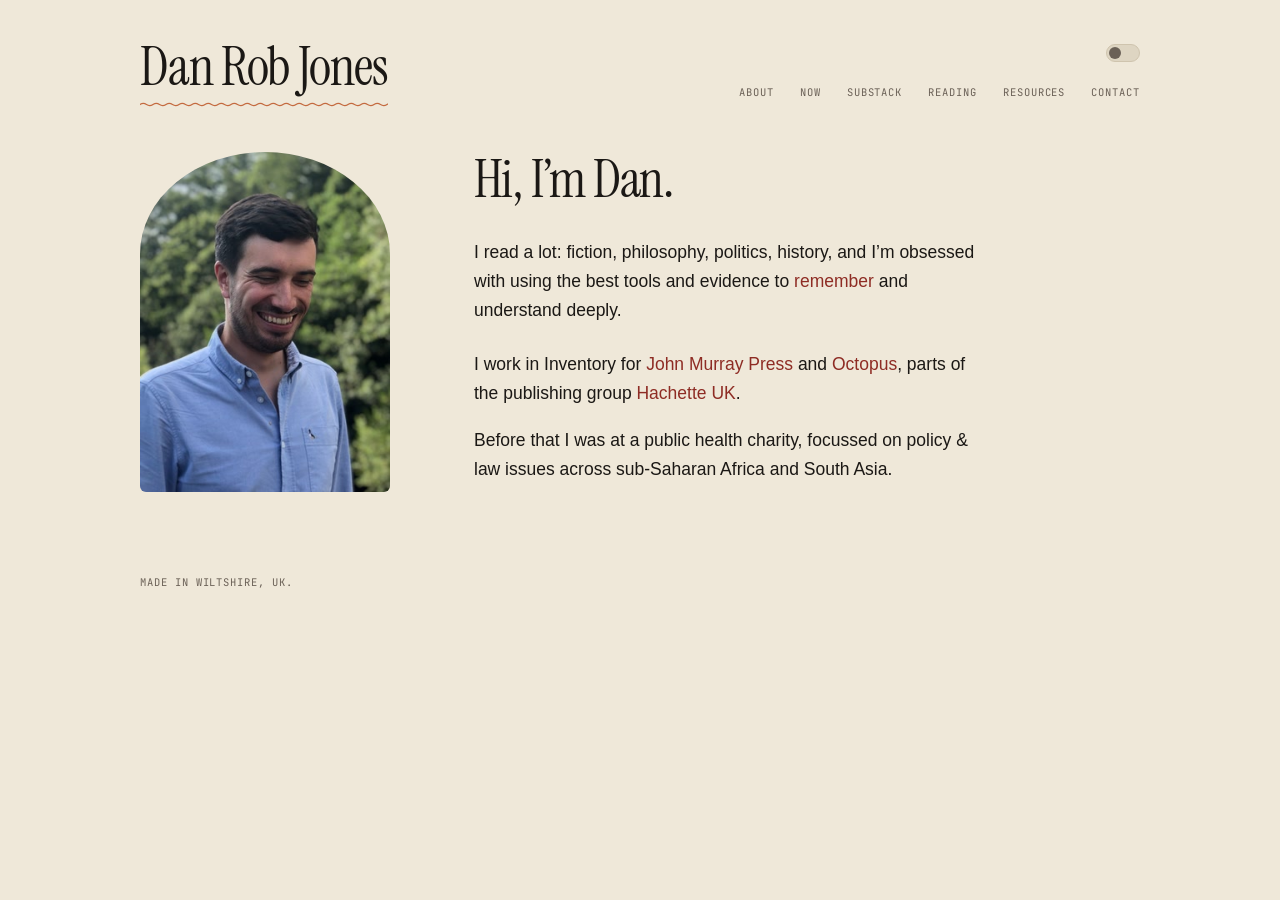
<file: index.html>
<!doctype html>
<html lang="en">
<head>
  <meta charset="utf-8" />
  <meta name="viewport" content="width=device-width, initial-scale=1" />
  <title>Dan Rob Jones</title>
  <meta name="description" content="Dan Rob Jones — Inventory for John Murray Press and Octopus, part of Hachette UK. Reader of fiction, philosophy, politics and history." />
  <link rel="stylesheet" href="styles.css" />
  <script src="main.js" defer></script>
</head>
<body>
  <div class="page">
    <header class="masthead">
      <a href="index.html" class="wordmark">Dan Rob Jones</a>
      <div class="masthead-controls">
        <button class="theme-toggle" type="button" role="switch" aria-checked="false" aria-label="Dark mode">
          <span class="theme-toggle__knob"></span>
        </button>
        <nav class="nav" aria-label="Primary">
          <a href="about.html">About</a>
          <a href="now.html">Now</a>
          <a href="https://westreview.substack.com">Substack</a>
          <a href="reading.html">Reading</a>
          <a href="resources.html">Resources</a>
          <a href="contact.html">Contact</a>
        </nav>
      </div>
    </header>

    <main class="home-grid">
      <img
        class="portrait"
        src="images/dan-600.jpg"
        srcset="images/dan-300.jpg 300w, images/dan-600.jpg 600w, images/dan-800.jpg 800w"
        sizes="250px"
        width="600"
        height="816"
        alt="Dan Rob Jones outdoors, laughing, with trees behind."
      />
      <div class="text">
        <h1>Hi, I&rsquo;m Dan.</h1>
        <p>I read a lot: fiction, philosophy, politics, history, and I&rsquo;m obsessed with using the best tools and evidence to <a href="https://apps.ankiweb.net">remember</a> and understand deeply.</p>
        <p>I work in Inventory for <a href="https://en.wikipedia.org/wiki/John_Murray_(publishing_house)">John Murray Press</a> and <a href="https://www.hachette.com/en/publisher/octopus-publishing/">Octopus</a>, parts of the publishing group <a href="https://en.wikipedia.org/wiki/Hachette_Livre">Hachette UK</a>.</p>
        <p>Before that I was at a public health charity, focussed on policy &amp; law issues across sub-Saharan Africa and South Asia.</p>
      </div>
    </main>

    <footer class="site-footer">
      <p class="colophon" id="colophon">Made in Wiltshire, UK.</p>
    </footer>
  </div>
</body>
</html>
</file>
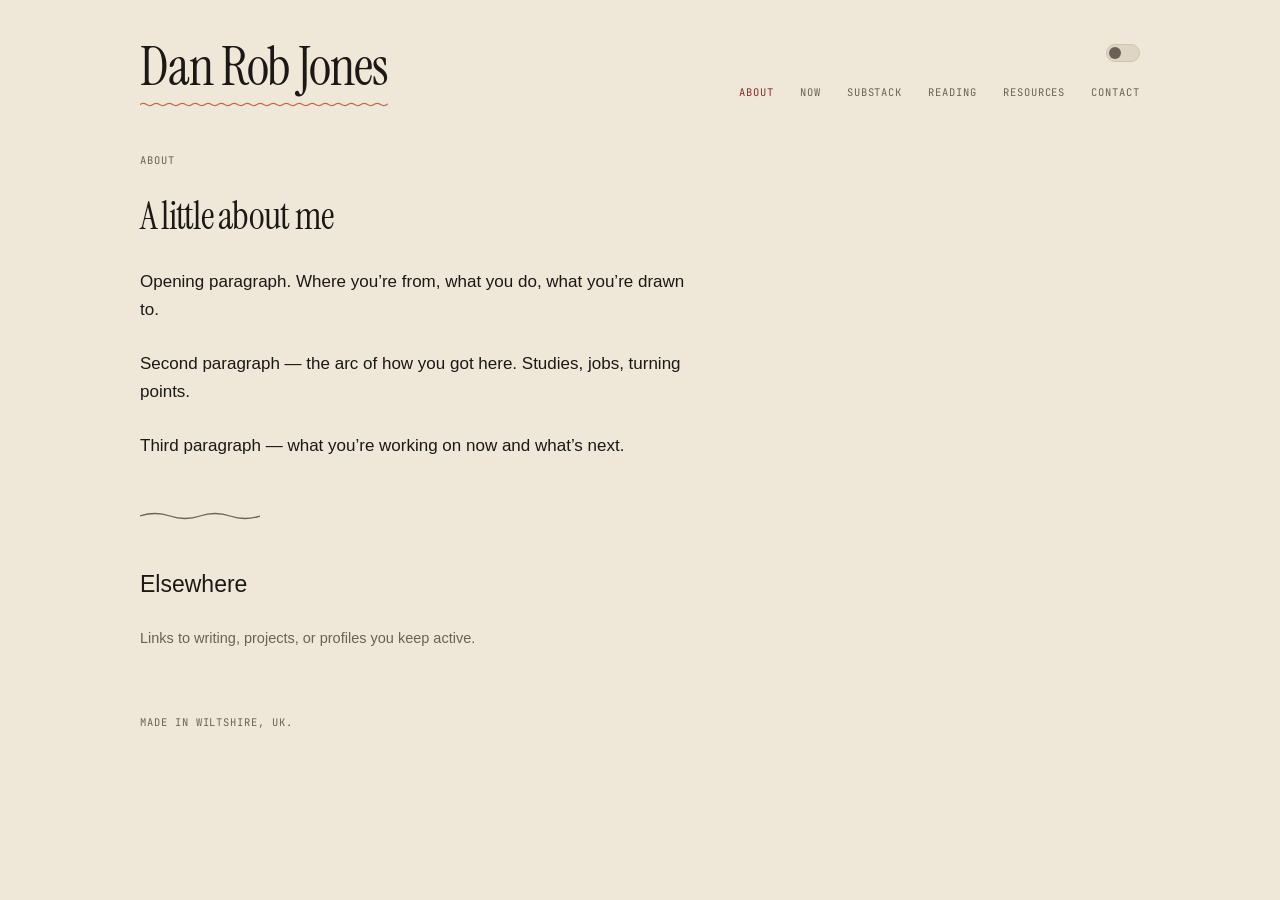
<file: about.html>
<!doctype html>
<html lang="en">
<head>
  <meta charset="utf-8" />
  <meta name="viewport" content="width=device-width, initial-scale=1" />
  <title>About &middot; Dan Rob Jones</title>
  <link rel="stylesheet" href="styles.css" />
  <script src="main.js" defer></script>
</head>
<body>
  <div class="page">
    <header class="masthead">
      <a href="index.html" class="wordmark">Dan Rob Jones</a>
      <div class="masthead-controls">
        <button class="theme-toggle" type="button" role="switch" aria-checked="false" aria-label="Dark mode">
          <span class="theme-toggle__knob"></span>
        </button>
        <nav class="nav" aria-label="Primary">
          <a href="about.html" aria-current="page">About</a>
          <a href="now.html">Now</a>
          <a href="https://westreview.substack.com">Substack</a>
          <a href="reading.html">Reading</a>
          <a href="resources.html">Resources</a>
          <a href="contact.html">Contact</a>
        </nav>
      </div>
    </header>

    <main>
      <p class="meta">About</p>
      <h1>A little about me</h1>

      <p>Opening paragraph. Where you&rsquo;re from, what you do, what you&rsquo;re drawn to.</p>
      <p>Second paragraph — the arc of how you got here. Studies, jobs, turning points.</p>
      <p>Third paragraph — what you&rsquo;re working on now and what&rsquo;s next.</p>

      <hr class="wavy" />

      <h2>Elsewhere</h2>
      <p class="small">Links to writing, projects, or profiles you keep active.</p>
    </main>

    <footer class="site-footer">
      <p class="colophon" id="colophon">Made in Wiltshire, UK.</p>
    </footer>
  </div>
</body>
</html>
</file>
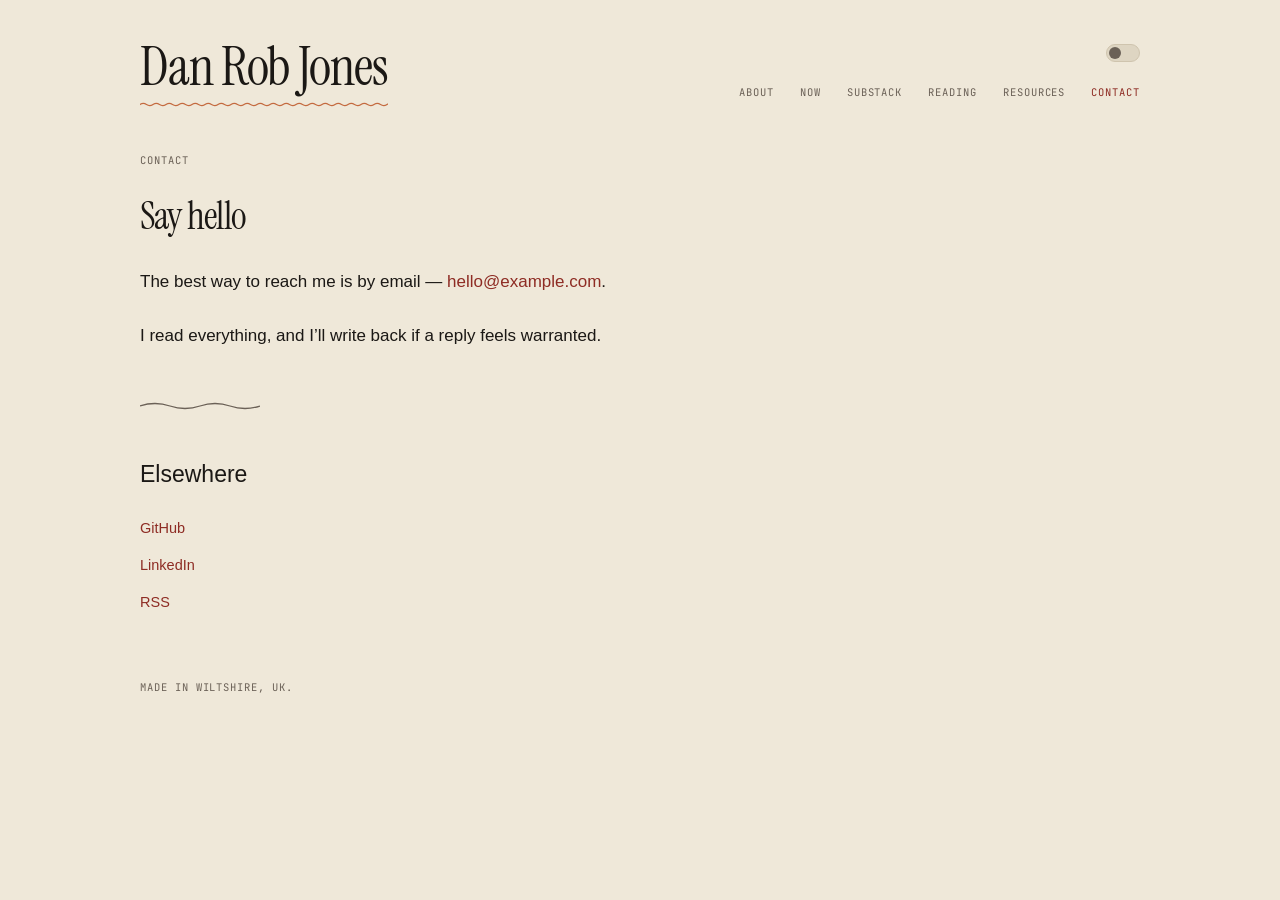
<file: contact.html>
<!doctype html>
<html lang="en">
<head>
  <meta charset="utf-8" />
  <meta name="viewport" content="width=device-width, initial-scale=1" />
  <title>Contact &middot; Dan Rob Jones</title>
  <link rel="stylesheet" href="styles.css" />
  <script src="main.js" defer></script>
</head>
<body>
  <div class="page">
    <header class="masthead">
      <a href="index.html" class="wordmark">Dan Rob Jones</a>
      <div class="masthead-controls">
        <button class="theme-toggle" type="button" role="switch" aria-checked="false" aria-label="Dark mode">
          <span class="theme-toggle__knob"></span>
        </button>
        <nav class="nav" aria-label="Primary">
          <a href="about.html">About</a>
          <a href="now.html">Now</a>
          <a href="https://westreview.substack.com">Substack</a>
          <a href="reading.html">Reading</a>
          <a href="resources.html">Resources</a>
          <a href="contact.html" aria-current="page">Contact</a>
        </nav>
      </div>
    </header>

    <main>
      <p class="meta">Contact</p>
      <h1>Say hello</h1>

      <p>The best way to reach me is by email &mdash; <a href="mailto:hello@example.com">hello@example.com</a>.</p>
      <p>I read everything, and I&rsquo;ll write back if a reply feels warranted.</p>

      <hr class="wavy" />

      <h2>Elsewhere</h2>
      <ul class="resource-list">
        <li><a href="#">GitHub</a></li>
        <li><a href="#">LinkedIn</a></li>
        <li><a href="#">RSS</a></li>
      </ul>
    </main>

    <footer class="site-footer">
      <p class="colophon" id="colophon">Made in Wiltshire, UK.</p>
    </footer>
  </div>
</body>
</html>
</file>
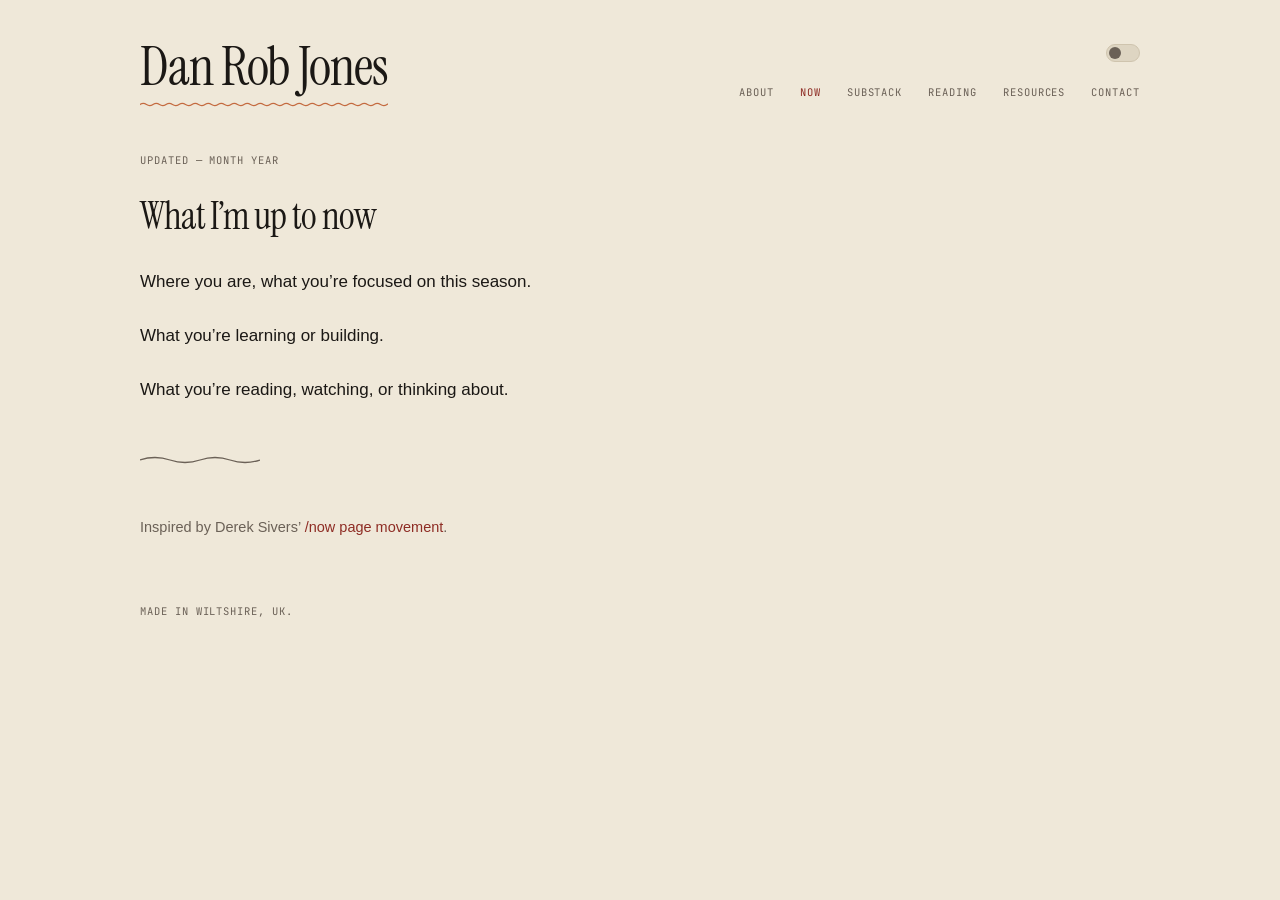
<file: now.html>
<!doctype html>
<html lang="en">
<head>
  <meta charset="utf-8" />
  <meta name="viewport" content="width=device-width, initial-scale=1" />
  <title>Now &middot; Dan Rob Jones</title>
  <link rel="stylesheet" href="styles.css" />
  <script src="main.js" defer></script>
</head>
<body>
  <div class="page">
    <header class="masthead">
      <a href="index.html" class="wordmark">Dan Rob Jones</a>
      <div class="masthead-controls">
        <button class="theme-toggle" type="button" role="switch" aria-checked="false" aria-label="Dark mode">
          <span class="theme-toggle__knob"></span>
        </button>
        <nav class="nav" aria-label="Primary">
          <a href="about.html">About</a>
          <a href="now.html" aria-current="page">Now</a>
          <a href="https://westreview.substack.com">Substack</a>
          <a href="reading.html">Reading</a>
          <a href="resources.html">Resources</a>
          <a href="contact.html">Contact</a>
        </nav>
      </div>
    </header>

    <main>
      <p class="meta">Updated &mdash; Month Year</p>
      <h1>What I&rsquo;m up to now</h1>

      <p>Where you are, what you&rsquo;re focused on this season.</p>
      <p>What you&rsquo;re learning or building.</p>
      <p>What you&rsquo;re reading, watching, or thinking about.</p>

      <hr class="wavy" />

      <p class="small">Inspired by Derek Sivers&rsquo; <a href="https://nownownow.com/about">/now page movement</a>.</p>
    </main>

    <footer class="site-footer">
      <p class="colophon" id="colophon">Made in Wiltshire, UK.</p>
    </footer>
  </div>
</body>
</html>
</file>
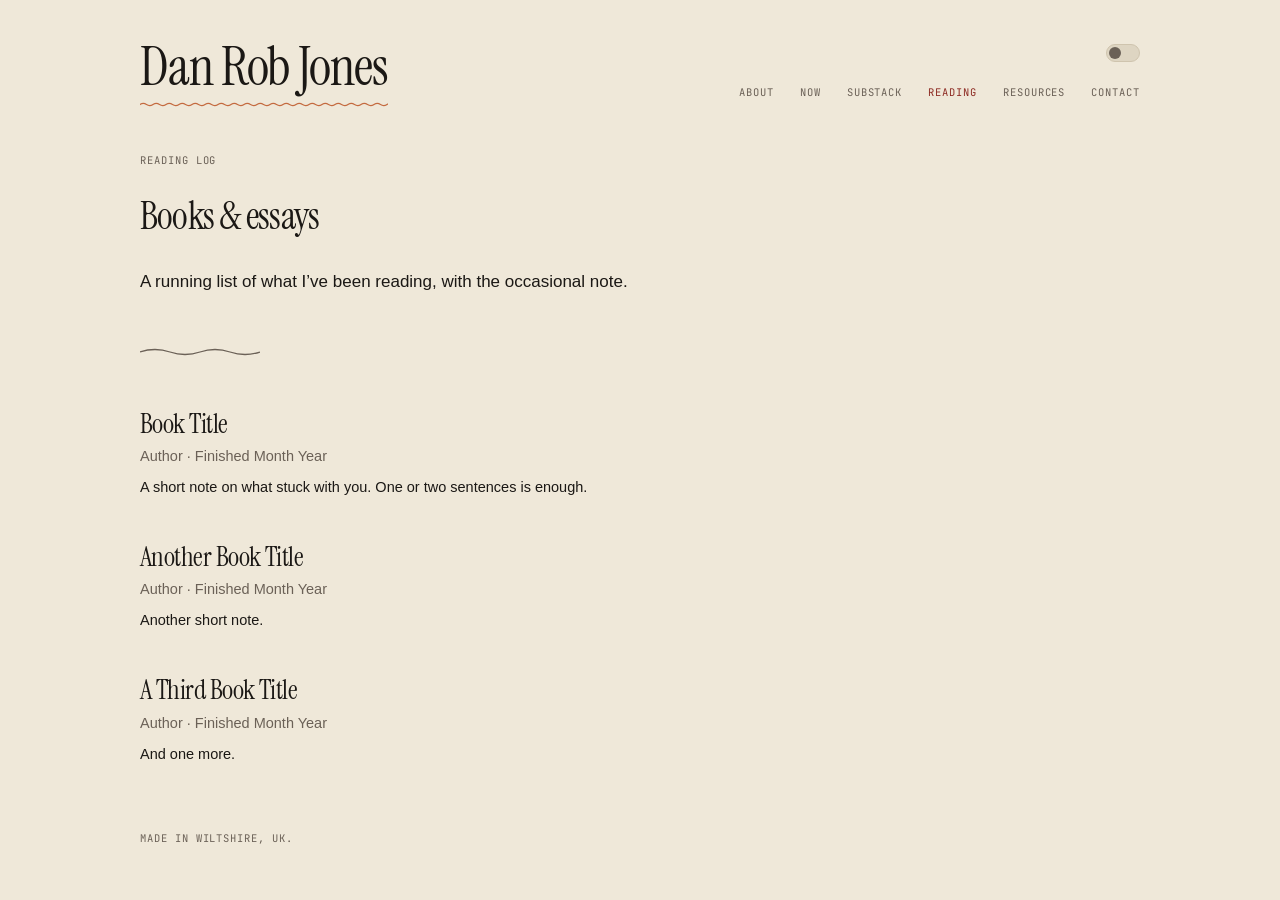
<file: reading.html>
<!doctype html>
<html lang="en">
<head>
  <meta charset="utf-8" />
  <meta name="viewport" content="width=device-width, initial-scale=1" />
  <title>Reading &middot; Dan Rob Jones</title>
  <link rel="stylesheet" href="styles.css" />
  <script src="main.js" defer></script>
</head>
<body>
  <div class="page">
    <header class="masthead">
      <a href="index.html" class="wordmark">Dan Rob Jones</a>
      <div class="masthead-controls">
        <button class="theme-toggle" type="button" role="switch" aria-checked="false" aria-label="Dark mode">
          <span class="theme-toggle__knob"></span>
        </button>
        <nav class="nav" aria-label="Primary">
          <a href="about.html">About</a>
          <a href="now.html">Now</a>
          <a href="https://westreview.substack.com">Substack</a>
          <a href="reading.html" aria-current="page">Reading</a>
          <a href="resources.html">Resources</a>
          <a href="contact.html">Contact</a>
        </nav>
      </div>
    </header>

    <main>
      <p class="meta">Reading log</p>
      <h1>Books &amp; essays</h1>

      <p>A running list of what I&rsquo;ve been reading, with the occasional note.</p>

      <hr class="wavy" />

      <ul class="reading-list">
        <li class="reading-entry">
          <p class="title">Book Title</p>
          <p class="byline">Author &middot; Finished Month Year</p>
          <p class="note">A short note on what stuck with you. One or two sentences is enough.</p>
        </li>
        <li class="reading-entry">
          <p class="title">Another Book Title</p>
          <p class="byline">Author &middot; Finished Month Year</p>
          <p class="note">Another short note.</p>
        </li>
        <li class="reading-entry">
          <p class="title">A Third Book Title</p>
          <p class="byline">Author &middot; Finished Month Year</p>
          <p class="note">And one more.</p>
        </li>
      </ul>
    </main>

    <footer class="site-footer">
      <p class="colophon" id="colophon">Made in Wiltshire, UK.</p>
    </footer>
  </div>
</body>
</html>
</file>
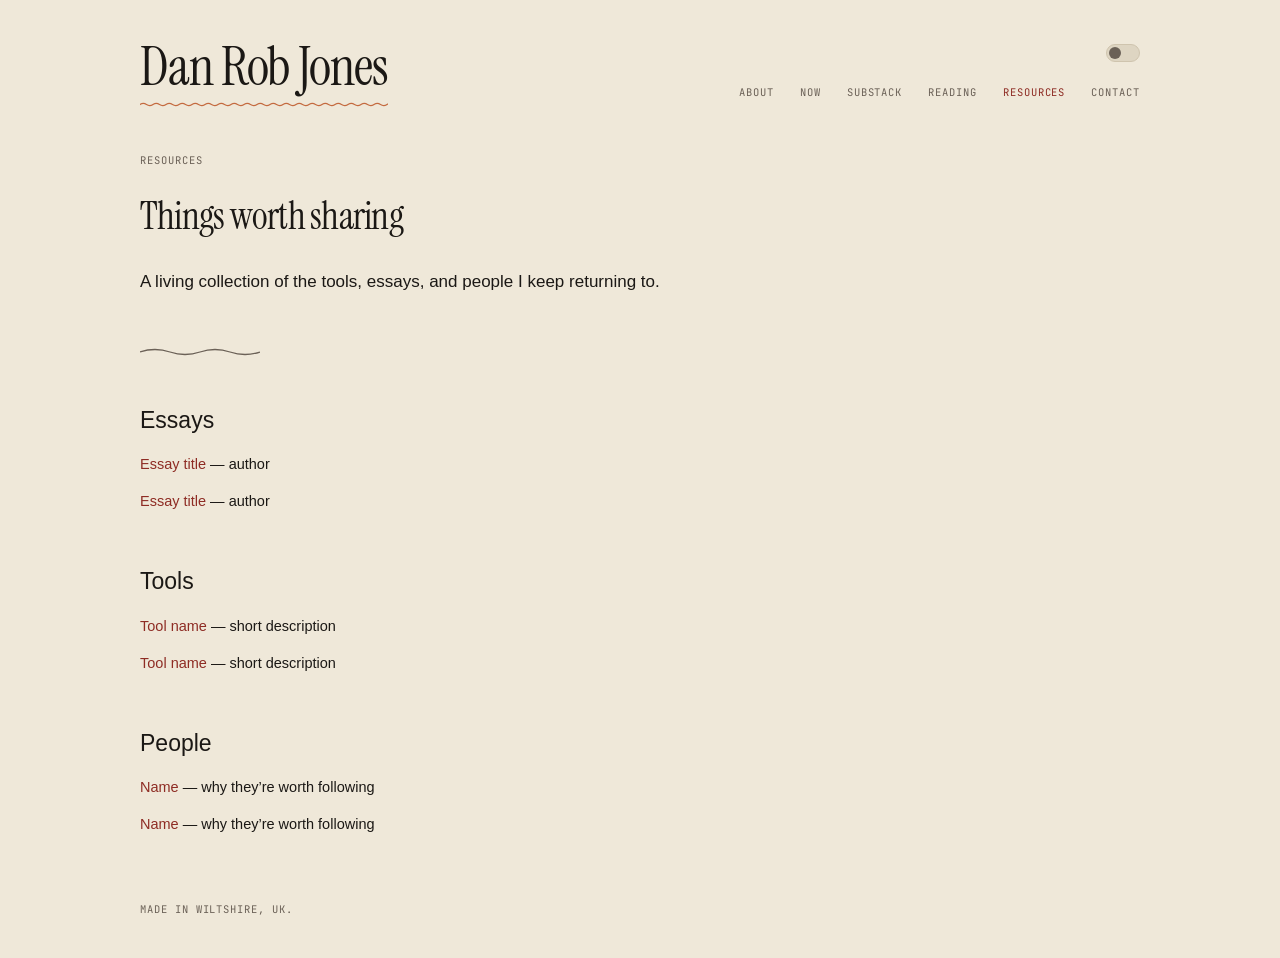
<file: resources.html>
<!doctype html>
<html lang="en">
<head>
  <meta charset="utf-8" />
  <meta name="viewport" content="width=device-width, initial-scale=1" />
  <title>Resources &middot; Dan Rob Jones</title>
  <link rel="stylesheet" href="styles.css" />
  <script src="main.js" defer></script>
</head>
<body>
  <div class="page">
    <header class="masthead">
      <a href="index.html" class="wordmark">Dan Rob Jones</a>
      <div class="masthead-controls">
        <button class="theme-toggle" type="button" role="switch" aria-checked="false" aria-label="Dark mode">
          <span class="theme-toggle__knob"></span>
        </button>
        <nav class="nav" aria-label="Primary">
          <a href="about.html">About</a>
          <a href="now.html">Now</a>
          <a href="https://westreview.substack.com">Substack</a>
          <a href="reading.html">Reading</a>
          <a href="resources.html" aria-current="page">Resources</a>
          <a href="contact.html">Contact</a>
        </nav>
      </div>
    </header>

    <main>
      <p class="meta">Resources</p>
      <h1>Things worth sharing</h1>

      <p>A living collection of the tools, essays, and people I keep returning to.</p>

      <hr class="wavy" />

      <section class="resource-group">
        <h2>Essays</h2>
        <ul class="resource-list">
          <li><a href="#">Essay title</a> &mdash; author</li>
          <li><a href="#">Essay title</a> &mdash; author</li>
        </ul>
      </section>

      <section class="resource-group">
        <h2>Tools</h2>
        <ul class="resource-list">
          <li><a href="#">Tool name</a> &mdash; short description</li>
          <li><a href="#">Tool name</a> &mdash; short description</li>
        </ul>
      </section>

      <section class="resource-group">
        <h2>People</h2>
        <ul class="resource-list">
          <li><a href="#">Name</a> &mdash; why they&rsquo;re worth following</li>
          <li><a href="#">Name</a> &mdash; why they&rsquo;re worth following</li>
        </ul>
      </section>
    </main>

    <footer class="site-footer">
      <p class="colophon" id="colophon">Made in Wiltshire, UK.</p>
    </footer>
  </div>
</body>
</html>
</file>
<file: styles.css>
/* ---------- Fonts ---------- */
@import url("https://fonts.googleapis.com/css2?family=Instrument+Serif:ital@0;1&family=JetBrains+Mono:wght@400;500&display=swap");
@import url("https://api.fontshare.com/v2/css?f[]=switzer@400,500&display=swap");

/* ---------- Tokens ---------- */
:root {
  --paper: #EFE8D9;
  --ink:   #1B1815;
  --muted: #6B6157;
  --accent:#8E2C24;
  --flash: #C46A3F;
  --rule:  #CFC4AE;
  --tint:  #DED5C2;

  --font-display: "Instrument Serif", Georgia, serif;
  --font-body:    "Switzer", -apple-system, BlinkMacSystemFont, "Segoe UI", sans-serif;
  --font-mono:    "JetBrains Mono", ui-monospace, SFMono-Regular, Menlo, monospace;

  --page-max: 1080px;
  --page-pad: 40px;

  --measure: 60ch;

  /* Portrait tile: 250px wide, arch-shaped. */
  --portrait-w: 250px;
  --portrait-ratio: 300 / 408;

  /* One period of the wiggle, in px. Animating by exactly this tiles seamlessly. */
  --wiggle-period: 16px;

  /* Time to travel one period. Perceived speed is period ÷ duration, so any
     element with a different period must scale this to match — otherwise a
     shorter wave crawls. 16px / 620ms ≈ 25.8px per second. */
  --wiggle-duration: 620ms;
}

:root[data-theme="dark"] {
  --paper: #17140F;
  --ink:   #EAE3D4;
  --muted: #9C9184;
  --accent:#D9756A;
  --flash: #E5A26B;
  --rule:  #33291E;
  --tint:  #211C15;
}

/* ---------- Base ---------- */
* { box-sizing: border-box; }

html, body {
  margin: 0;
  padding: 0;
  background: var(--paper);
  color: var(--ink);
  font-family: var(--font-body);
  font-weight: 400;
  font-size: 17px;
  line-height: 1.65;
  -webkit-font-smoothing: antialiased;
  -moz-osx-font-smoothing: grayscale;
}

img { max-width: 100%; height: auto; display: block; }

p { margin: 0 0 26px; max-width: var(--measure); }
p + p { margin-top: 0; }

h1, h2, h3 {
  font-family: var(--font-display);
  font-weight: 400;
  letter-spacing: -0.02em;
  line-height: 1.1;
  margin: 0 0 30px;
}

h1 { font-size: clamp(30px, 3.6vw, 38px); }
h2 { font-size: 23px; letter-spacing: 0; font-family: var(--font-body); font-weight: 500; }
h3 { font-size: 20px; letter-spacing: 0; font-family: var(--font-body); font-weight: 500; margin-bottom: 18px; }

.meta {
  font-family: var(--font-mono);
  font-weight: 400;
  font-size: 10.5px;
  letter-spacing: 0.09em;
  text-transform: uppercase;
  color: var(--muted);
}

/* Hidden from sight, kept in the accessibility tree so screen readers still
   announce it. display:none or visibility:hidden would remove it from both,
   which defeats the purpose. */
.visually-hidden {
  position: absolute;
  width: 1px;
  height: 1px;
  margin: -1px;
  padding: 0;
  overflow: hidden;
  clip-path: inset(50%);
  white-space: nowrap;
  border: 0;
}

/* ---------- Links: The Outline-style travelling wiggle ----------
   The squiggle is a mask over currentColor rather than a background image,
   so it inherits the link's colour and needs no per-theme variant. Hover
   scrolls the mask by exactly one period, which loops seamlessly. */
a {
  color: inherit;
  text-decoration: none;
  position: relative;
}

a:not(.wordmark)::after {
  content: "";
  position: absolute;
  left: 0;
  right: 0;
  bottom: -0.32em;
  height: 6px;
  background-color: currentColor;
  -webkit-mask-image: url("data:image/svg+xml;utf8,<svg xmlns='http://www.w3.org/2000/svg' viewBox='0 0 16 6'><path d='M0 3 Q 4 0.5 8 3 T 16 3' fill='none' stroke='black' stroke-width='1.4' stroke-linecap='round'/></svg>");
  mask-image: url("data:image/svg+xml;utf8,<svg xmlns='http://www.w3.org/2000/svg' viewBox='0 0 16 6'><path d='M0 3 Q 4 0.5 8 3 T 16 3' fill='none' stroke='black' stroke-width='1.4' stroke-linecap='round'/></svg>");
  -webkit-mask-repeat: repeat-x;
  mask-repeat: repeat-x;
  -webkit-mask-size: var(--wiggle-period) 6px;
  mask-size: var(--wiggle-period) 6px;
  -webkit-mask-position: 0 50%;
  mask-position: 0 50%;
  opacity: 0;
  transition: opacity 130ms ease;
  pointer-events: none;

  /* Declared here and merely paused, rather than added on :hover. Adding it
     on hover means removing it on unhover, which snaps mask-position back to
     0 mid-fade — a visible jerk whenever the pointer leaves partway through a
     cycle. Pausing holds the wave where it stopped. A paused animation costs
     nothing, and since the tile repeats seamlessly, any resting phase looks
     identical. */
  animation: wiggle-run var(--wiggle-duration) linear infinite;
  animation-play-state: paused;
}

a:not(.wordmark):hover::after,
a:not(.wordmark):focus-visible::after {
  opacity: 1;
  animation-play-state: running;
}

a:not(.wordmark):hover,
a:not(.wordmark):focus-visible { color: var(--accent); }

/* Links in prose sit in --accent so they can be spotted without hovering;
   the squiggle stays a hover-only flourish. The nav is exempt — it already
   reads as navigation from its position and mono type. */
main a:not(.wordmark) { color: var(--accent); }

@keyframes wiggle-run {
  from { -webkit-mask-position: 0 50%;                  mask-position: 0 50%; }
  to   { -webkit-mask-position: var(--wiggle-period) 50%; mask-position: var(--wiggle-period) 50%; }
}

@media (prefers-reduced-motion: reduce) {
  a:not(.wordmark)::after,
  .wordmark::after { animation: none; }
}

/* ---------- Layout ---------- */
.page {
  max-width: var(--page-max);
  margin: 0 auto;
  padding: var(--page-pad);
}

/* ---------- Masthead ----------
   Wordmark sits left; the toggle and nav stack right-aligned beside it. */
.masthead {
  display: flex;
  align-items: flex-start;
  justify-content: space-between;
  gap: 24px;
  margin-bottom: 44px;
}

.wordmark {
  font-family: var(--font-display);

  /* Sized so the wordmark measures the same width as the portrait below it,
     giving both a flush right edge. "Dan Rob Jones" in Instrument Serif at
     -0.02em renders ~4.588px wide per 1px of font-size, so the divisor is
     specific to this name and this typeface — re-measure if either changes.
     Fixed rather than fluid because the rest of the desktop layout is fixed:
     a vw-based size drifts out of alignment as the window narrows. */
  font-size: calc(var(--portrait-w) / 4.588);

  letter-spacing: -0.02em;
  line-height: 1;
  color: var(--ink);
  display: inline-block;
  padding-bottom: 14px;
  flex: none;

  /* The wordmark's squiggle tiles at 13px rather than the default 16px, so
     scope the period here — the shared keyframes read it per-element and
     will travel exactly one tile, keeping the loop seamless. The duration is
     scaled by the same 13/16 ratio (620ms × 0.8125) so the wave travels at
     the same px-per-second as the links rather than looking sluggish. */
  --wiggle-period: 13px;
  --wiggle-duration: 504ms;
}

/* Permanent wavy rule under the wordmark, in --flash. It sits at rest and
   starts travelling on hover. */
.wordmark::after {
  content: "";
  position: absolute;
  left: 0;
  right: 0;
  bottom: 0;
  height: 7px;
  background-color: var(--flash);
  -webkit-mask-image: url("data:image/svg+xml;utf8,<svg xmlns='http://www.w3.org/2000/svg' viewBox='0 0 16 6'><path d='M0 3 Q 4 0.5 8 3 T 16 3' fill='none' stroke='black' stroke-width='1.5' stroke-linecap='round'/></svg>");
  mask-image: url("data:image/svg+xml;utf8,<svg xmlns='http://www.w3.org/2000/svg' viewBox='0 0 16 6'><path d='M0 3 Q 4 0.5 8 3 T 16 3' fill='none' stroke='black' stroke-width='1.5' stroke-linecap='round'/></svg>");
  -webkit-mask-repeat: repeat-x;
  mask-repeat: repeat-x;
  -webkit-mask-size: var(--wiggle-period) 7px;
  mask-size: var(--wiggle-period) 7px;
  -webkit-mask-position: 0 50%;
  mask-position: 0 50%;

  /* Paused at rest for the same reason as the links above: this squiggle is
     permanently visible, so a snap back to phase 0 on unhover would be even
     more obvious than it is on a fading one. */
  animation: wiggle-run var(--wiggle-duration) linear infinite;
  animation-play-state: paused;
}

.wordmark:hover::after,
.wordmark:focus-visible::after {
  animation-play-state: running;
}

.masthead-controls {
  display: flex;
  flex-direction: column;
  align-items: flex-end;
  gap: 22px;
  padding-top: 4px;
}

.nav {
  display: flex;
  gap: 26px;
  flex-wrap: wrap;
  justify-content: flex-end;
}

.nav a {
  font-family: var(--font-mono);
  font-size: 10.5px;
  letter-spacing: 0.09em;
  text-transform: uppercase;
  color: var(--muted);
}
.nav a[aria-current="page"] { color: var(--accent); }

/* ---------- Theme toggle (pill switch) ---------- */
.theme-toggle {
  width: 34px;
  height: 18px;
  flex: none;
  padding: 0;
  border: 1px solid var(--rule);
  border-radius: 999px;
  background: var(--tint);
  cursor: pointer;
  position: relative;
  transition: background-color 160ms ease, border-color 160ms ease;
}
.theme-toggle:hover { border-color: var(--accent); }

.theme-toggle__knob {
  position: absolute;
  top: 50%;
  left: 2px;
  width: 12px;
  height: 12px;
  border-radius: 50%;
  background: var(--muted);
  transform: translate(0, -50%);
  transition: transform 180ms ease, background-color 180ms ease;
}
:root[data-theme="dark"] .theme-toggle__knob {
  transform: translate(16px, -50%);
  background: var(--accent);
}

@media (prefers-reduced-motion: reduce) {
  .theme-toggle__knob { transition: none; }
}

/* ---------- Homepage ---------- */
.home-grid {
  display: grid;
  grid-template-columns: var(--portrait-w) 58ch;
  gap: 56px;
  align-items: start;
}

.home-grid .text { padding-left: 28px; }

.home-grid h1 {
  font-family: var(--font-display);
  font-size: clamp(2.2rem, 4.5vw, 3.1rem);
  letter-spacing: -0.02em;
  line-height: 1.05;
  margin-bottom: 30px;
}

.home-grid p {
  font-size: 17.5px;
  line-height: 1.65;
  margin-bottom: 26px;
}
.home-grid p:nth-of-type(2) { margin-bottom: 18px; }

/* Arch: elliptical dome on top, near-square base. */
.portrait {
  width: 100%;
  aspect-ratio: var(--portrait-ratio);
  object-fit: cover;
  background: var(--tint);
  border-radius: 50% 50% 6px 6px / 30% 30% 6px 6px;
}

/* ---------- Wavy rule ---------- */
hr.wavy {
  border: 0;
  width: 120px;
  height: 10px;
  margin: 3rem 0;
  background-color: var(--muted);
  -webkit-mask-image: url("data:image/svg+xml;utf8,<svg xmlns='http://www.w3.org/2000/svg' viewBox='0 0 120 10' preserveAspectRatio='none'><path d='M0 5 Q 15 0 30 5 T 60 5 T 90 5 T 120 5' fill='none' stroke='black' stroke-width='1.25'/></svg>");
  mask-image: url("data:image/svg+xml;utf8,<svg xmlns='http://www.w3.org/2000/svg' viewBox='0 0 120 10' preserveAspectRatio='none'><path d='M0 5 Q 15 0 30 5 T 60 5 T 90 5 T 120 5' fill='none' stroke='black' stroke-width='1.25'/></svg>");
  -webkit-mask-repeat: no-repeat;
  mask-repeat: no-repeat;
  -webkit-mask-size: 100% 100%;
  mask-size: 100% 100%;
}

/* ---------- Reading list ---------- */
.reading-list { list-style: none; padding: 0; margin: 0; }

.reading-entry { margin-bottom: 42px; }
.reading-entry:last-child { margin-bottom: 0; }

.reading-entry .title {
  font-family: var(--font-display);
  font-size: 27px;
  letter-spacing: -0.02em;
  line-height: 1.15;
  margin: 0 0 6px;
}

.reading-entry .byline {
  font-size: 14.5px;
  line-height: 1.6;
  color: var(--muted);
  margin: 0 0 8px;
}

.reading-entry .note {
  font-size: 14.5px;
  line-height: 1.6;
  max-width: var(--measure);
  margin: 0;
}

/* ---------- Resources ---------- */
.resource-group { margin-bottom: 56px; }
.resource-group:last-child { margin-bottom: 0; }

.resource-group h2 {
  font-family: var(--font-body);
  font-size: 23px;
  font-weight: 500;
  margin-bottom: 20px;
}

.resource-list { list-style: none; padding: 0; margin: 0; }
.resource-list li { margin-bottom: 14px; font-size: 14.5px; line-height: 1.6; }

/* ---------- Secondary body ---------- */
.small { font-size: 14.5px; line-height: 1.6; color: var(--muted); }

/* ---------- Footer ---------- */
.site-footer {
  margin-top: 64px;
  font-family: var(--font-mono);
  font-size: 10.5px;
  letter-spacing: 0.09em;
  text-transform: uppercase;
  color: var(--muted);
}

.colophon { margin: 0; max-width: none; }

/* ---------- Responsive ---------- */
@media (max-width: 800px) {
  .page { padding: 28px 22px; }

  /* Stacked layout — the nav sits between the wordmark and the portrait, so
     the edge relationship is much weaker. Keep the smaller spec size. */
  .wordmark { font-size: 34px; }

  .masthead {
    flex-wrap: wrap;
    align-items: center;
    gap: 16px;
    margin-bottom: 32px;
  }

  /* Dissolve the controls wrapper so the toggle and nav become direct flex
     items of the masthead: wordmark + toggle share the top row, and the nav
     drops to its own full-width row instead of being crushed into the
     leftover space and wrapping onto five lines. */
  .masthead-controls { display: contents; }
  .theme-toggle { order: 2; margin-left: auto; }
  .nav {
    order: 3;
    flex: 0 0 100%;
    justify-content: flex-start;
    gap: 18px;
  }

  .home-grid {
    grid-template-columns: 1fr;
    gap: 32px;
  }
  .home-grid .text { padding-left: 0; }
  .portrait { max-width: var(--portrait-w); }
}
</file>
